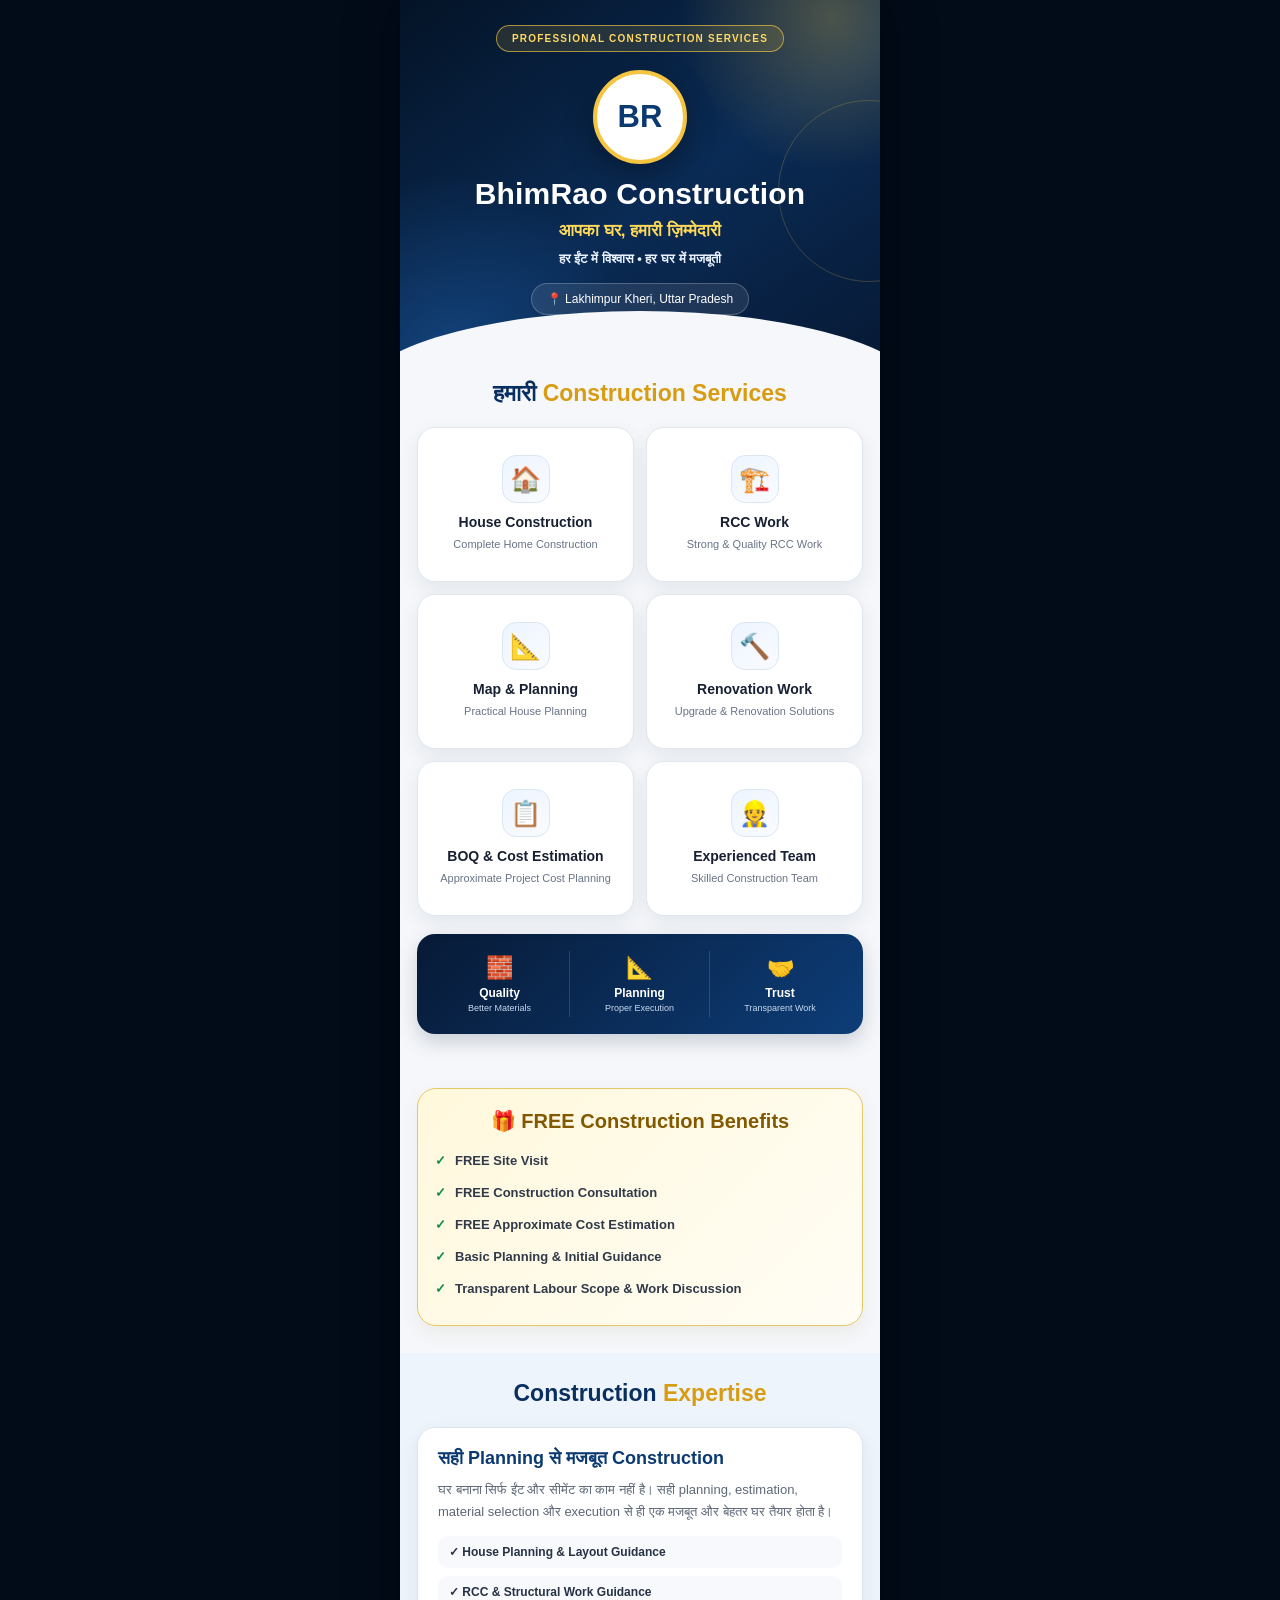
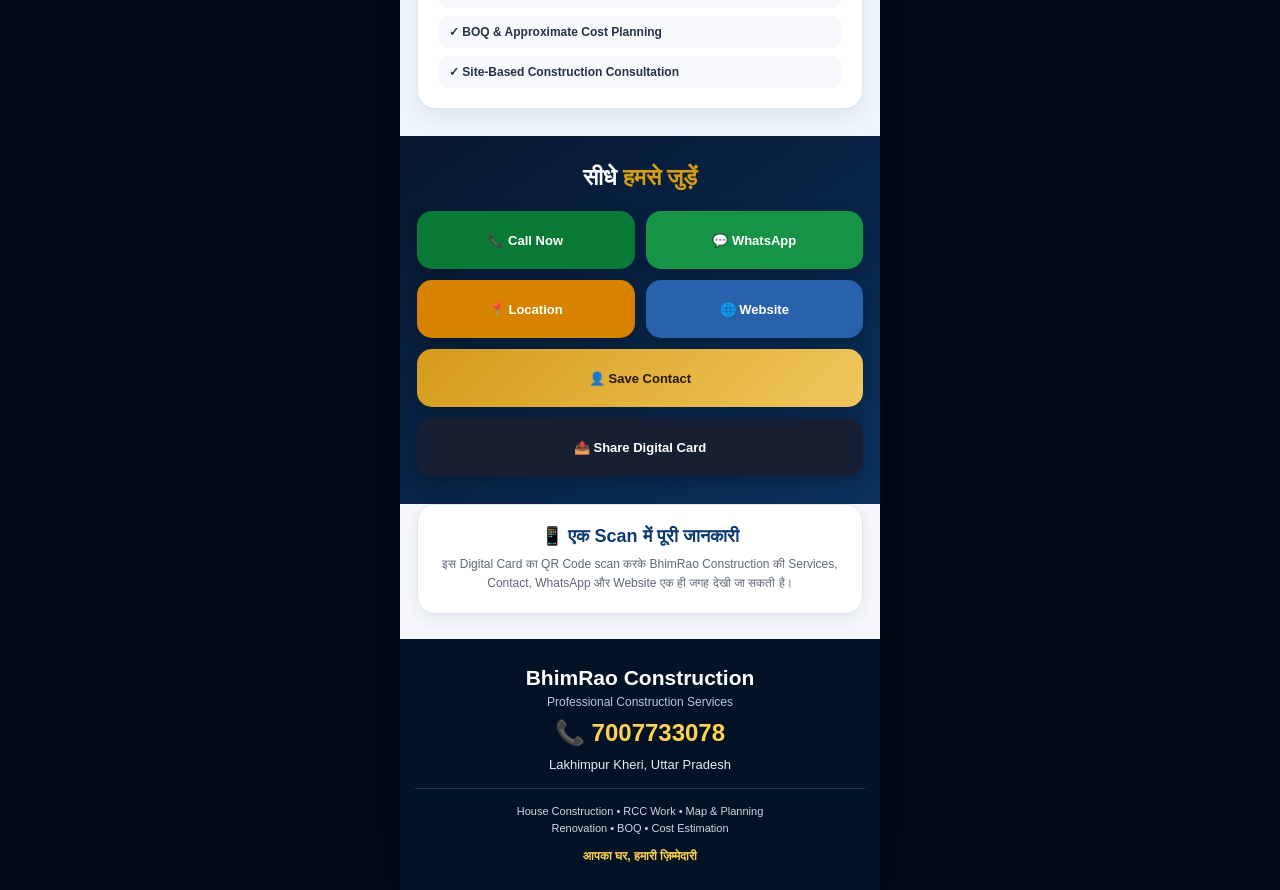
<file: digital-card.html>
<!DOCTYPE html>
<html lang="hi">
<head>

<meta charset="UTF-8">

<meta name="viewport"
content="width=device-width, initial-scale=1.0">

<meta name="theme-color"
content="#071426">

<meta name="description"
content="BhimRao Construction | House Construction, RCC Work, Map & Planning, Renovation, BOQ & Cost Estimation">

<title>
BhimRao Construction | Digital Card
</title>


<style>

/* =====================================================
   RESET
===================================================== */

*{
    box-sizing:border-box;
    margin:0;
    padding:0;
}

html{
    scroll-behavior:smooth;
}

body{

    font-family:
    Arial,
    Helvetica,
    sans-serif;

    background:#020b18;

    color:#172033;

    min-height:100vh;
}


/* =====================================================
   MAIN CARD
===================================================== */

.card{

    width:100%;

    max-width:480px;

    margin:auto;

    min-height:100vh;

    background:#f5f7fa;

    overflow:hidden;

    box-shadow:
    0 0 50px rgba(0,0,0,.45);
}


/* =====================================================
   PREMIUM HEADER
===================================================== */

.header{

    position:relative;

    overflow:hidden;

    color:white;

    text-align:center;

    padding:
    25px
    18px
    38px;

    background:

    radial-gradient(
        circle at 90% 5%,
        rgba(245,197,66,.28),
        transparent 28%
    ),

    radial-gradient(
        circle at 10% 100%,
        rgba(34,108,190,.35),
        transparent 32%
    ),

    linear-gradient(
        145deg,
        #041326,
        #0a2b55 55%,
        #071a36
    );
}


/* decorative line */

.header:before{

    content:"";

    position:absolute;

    width:180px;
    height:180px;

    right:-80px;
    top:100px;

    border:
    1px solid
    rgba(245,197,66,.22);

    border-radius:50%;

}


/* bottom curve */

.header:after{

    content:"";

    position:absolute;

    left:-10%;

    bottom:-48px;

    width:120%;

    height:90px;

    background:#f5f7fa;

    border-radius:
    50% 50% 0 0 /
    100% 100% 0 0;

}


/* =====================================================
   BADGE
===================================================== */

.badge{

    display:inline-block;

    padding:
    7px
    15px;

    border-radius:30px;

    background:
    rgba(245,197,66,.13);

    border:
    1px solid
    rgba(245,197,66,.65);

    color:#ffd965;

    font-size:10px;

    font-weight:900;

    letter-spacing:1.2px;

    position:relative;

    z-index:2;
}


/* =====================================================
   LOGO
===================================================== */

.logo{

    width:94px;
    height:94px;

    margin:
    18px
    auto
    13px;

    background:white;

    border:
    4px solid
    #f5c542;

    border-radius:50%;

    display:flex;

    align-items:center;

    justify-content:center;

    color:#0b3972;

    font-size:31px;

    font-weight:900;

    position:relative;

    z-index:2;

    box-shadow:
    0 10px 30px
    rgba(0,0,0,.30);
}


/* =====================================================
   BUSINESS NAME
===================================================== */

.header h1{

    position:relative;

    z-index:2;

    font-size:30px;

    line-height:1.15;

    font-weight:900;

    letter-spacing:.2px;
}


.header h2{

    position:relative;

    z-index:2;

    color:#ffd95a;

    font-size:17px;

    margin-top:9px;

    font-weight:800;
}


.tagline{

    position:relative;

    z-index:2;

    margin-top:10px;

    font-size:13px;

    color:#eaf2ff;

    font-weight:600;
}


/* =====================================================
   LOCATION
===================================================== */

.location-top{

    position:relative;

    z-index:2;

    display:inline-block;

    margin-top:16px;

    padding:
    8px
    15px;

    border-radius:30px;

    background:
    rgba(255,255,255,.09);

    border:
    1px solid
    rgba(255,255,255,.22);

    font-size:12px;
}


/* =====================================================
   SECTION
===================================================== */

.section{

    padding:
    27px
    17px;
}


.section-title{

    text-align:center;

    color:#092f61;

    font-size:23px;

    font-weight:900;

    margin-bottom:20px;
}


.section-title span{

    color:#d89c13;
}


/* =====================================================
   SERVICES
===================================================== */

.services{

    display:grid;

    grid-template-columns:
    1fr 1fr;

    gap:12px;
}


.service{

    min-height:155px;

    background:white;

    border:
    1px solid
    #e1e7ef;

    border-radius:18px;

    padding:
    16px
    9px;

    display:flex;

    flex-direction:column;

    justify-content:center;

    align-items:center;

    text-align:center;

    box-shadow:
    0 7px 20px
    rgba(13,43,76,.08);

    transition:
    transform .2s,
    box-shadow .2s;
}


.service:active{

    transform:
    translateY(2px);

}


.service-icon{

    width:48px;
    height:48px;

    border-radius:14px;

    display:flex;

    align-items:center;

    justify-content:center;

    background:
    linear-gradient(
        145deg,
        #eef5ff,
        #f9fbff
    );

    font-size:25px;

    margin-bottom:10px;

    border:
    1px solid
    #dbe6f3;
}


.service strong{

    color:#172033;

    font-size:14px;

    line-height:1.3;
}


.service small{

    color:#687487;

    font-size:11px;

    margin-top:6px;

    line-height:1.4;
}


/* =====================================================
   TRUST STRIP
===================================================== */

.trust{

    margin-top:18px;

    padding:
    17px
    13px;

    border-radius:18px;

    background:
    linear-gradient(
        135deg,
        #071a36,
        #0d3d78
    );

    color:white;

    display:grid;

    grid-template-columns:
    1fr 1fr 1fr;

    text-align:center;

    box-shadow:
    0 8px 20px
    rgba(5,25,55,.18);
}


.trust-item{

    padding:
    4px
    6px;

    border-right:
    1px solid
    rgba(255,255,255,.14);
}


.trust-item:last-child{

    border-right:none;
}


.trust-icon{

    font-size:22px;

    margin-bottom:5px;
}


.trust strong{

    display:block;

    font-size:12px;
}


.trust small{

    display:block;

    margin-top:3px;

    color:#c9d9ef;

    font-size:9px;
}


/* =====================================================
   FREE BENEFITS
===================================================== */

.free-box{

    background:
    linear-gradient(
        135deg,
        #fff8dc,
        #fffdf5
    );

    border:
    1px solid
    #e8c766;

    border-radius:19px;

    padding:
    20px
    17px;

    box-shadow:
    0 7px 18px
    rgba(110,85,10,.08);
}


.free-title{

    text-align:center;

    color:#825900;

    font-size:20px;

    font-weight:900;

    margin-bottom:12px;
}


.free-item{

    display:flex;

    align-items:flex-start;

    gap:9px;

    padding:
    7px
    0;

    color:#303a49;

    font-size:13px;

    line-height:1.4;

    font-weight:600;
}


.check{

    color:#0b8b43;

    font-weight:900;
}


/* =====================================================
   PROJECT / EXPERTISE
===================================================== */

.expertise{

    background:#eef4fb;
}


.expertise-card{

    background:white;

    border-radius:18px;

    padding:20px;

    border:
    1px solid
    #dce5ef;

    box-shadow:
    0 7px 20px
    rgba(13,43,76,.07);
}


.expertise-card h3{

    color:#0b3972;

    font-size:18px;

    margin-bottom:10px;
}


.expertise-card p{

    color:#5c6777;

    font-size:13px;

    line-height:1.65;
}


.points{

    margin-top:14px;

    display:grid;

    gap:8px;
}


.point{

    padding:
    9px
    11px;

    background:#f7f9fc;

    border-radius:10px;

    color:#273244;

    font-size:12px;

    font-weight:700;
}


/* =====================================================
   CONTACT
===================================================== */

.connect{

    padding:
    28px
    17px;

    background:
    linear-gradient(
        145deg,
        #06172e,
        #0b315e
    );
}


.connect .section-title{

    color:white;
}


.buttons{

    display:grid;

    grid-template-columns:
    1fr 1fr;

    gap:11px;
}


.btn{

    min-height:58px;

    border-radius:15px;

    display:flex;

    align-items:center;

    justify-content:center;

    text-align:center;

    text-decoration:none;

    color:white;

    font-size:13px;

    font-weight:900;

    border:none;

    cursor:pointer;

    box-shadow:
    0 6px 16px
    rgba(0,0,0,.20);

    transition:
    transform .15s;
}


.btn:active{

    transform:
    scale(.97);
}


.call{

    background:#087a35;
}


.whatsapp{

    background:#159447;
}


.location-btn{

    background:#d78300;
}


.website{

    background:#2862ad;
}


.save{

    grid-column:
    1 / -1;

    background:
    linear-gradient(
        135deg,
        #d59a19,
        #f0c75e
    );

    color:#251807;
}


.share{

    grid-column:
    1 / -1;

    background:#172033;
}


/* =====================================================
   SHARE SECTION
===================================================== */

.share-info{

    text-align:center;

    padding:
    25px
    17px;

    background:#f5f7fa;
}


.share-info p{

    color:#566171;

    font-size:12px;

    line-height:1.5;

    margin-bottom:12px;
}


/* =====================================================
   QR INFO
===================================================== */

.qr-info{

    margin:
    0
    17px
    25px;

    padding:
    20px
    17px;

    background:white;

    border:
    1px solid
    #dfe6ef;

    border-radius:18px;

    text-align:center;

    box-shadow:
    0 6px 18px
    rgba(15,40,70,.07);
}


.qr-info h3{

    color:#0b3972;

    font-size:18px;

    margin-bottom:8px;
}


.qr-info p{

    color:#5d6878;

    font-size:12px;

    line-height:1.55;
}


/* =====================================================
   FOOTER
===================================================== */

.footer{

    background:#041225;

    color:white;

    text-align:center;

    padding:
    27px
    15px;
}


.footer-brand{

    font-size:21px;

    font-weight:900;
}


.footer-sub{

    color:#b9c9dc;

    font-size:12px;

    margin-top:5px;
}


.footer-phone{

    color:#ffd34f;

    font-size:24px;

    font-weight:900;

    margin:
    10px
    0;
}


.footer-location{

    color:#e3ebf5;

    font-size:13px;
}


.footer-line{

    margin-top:16px;

    padding-top:14px;

    border-top:
    1px solid
    rgba(255,255,255,.15);

    color:#cbd7e5;

    font-size:11px;

    line-height:1.6;
}


.footer-tag{

    margin-top:11px;

    color:#ffd34f;

    font-size:12px;

    font-weight:800;
}


/* =====================================================
   MOBILE
===================================================== */

@media(max-width:360px){

    .header h1{
        font-size:26px;
    }

    .section-title{
        font-size:21px;
    }

    .service{
        min-height:150px;
    }

    .service strong{
        font-size:13px;
    }

    .btn{
        font-size:12px;
    }

}

</style>

</head>


<body>


<div class="card">


<!-- =====================================================
     HEADER
===================================================== -->

<header class="header">

    <div class="badge">
        PROFESSIONAL CONSTRUCTION SERVICES
    </div>


    <div class="logo">
        BR
    </div>


    <h1>
        BhimRao Construction
    </h1>


    <h2>
        आपका घर, हमारी ज़िम्मेदारी
    </h2>


    <p class="tagline">
        हर ईंट में विश्वास • हर घर में मजबूती
    </p>


    <div class="location-top">
        📍 Lakhimpur Kheri, Uttar Pradesh
    </div>

</header>



<!-- =====================================================
     SERVICES
===================================================== -->

<section class="section">

<h2 class="section-title">
    हमारी <span>Construction Services</span>
</h2>


<div class="services">


<div class="service">

    <div class="service-icon">
        🏠
    </div>

    <strong>
        House Construction
    </strong>

    <small>
        Complete Home Construction
    </small>

</div>



<div class="service">

    <div class="service-icon">
        🏗️
    </div>

    <strong>
        RCC Work
    </strong>

    <small>
        Strong & Quality RCC Work
    </small>

</div>



<div class="service">

    <div class="service-icon">
        📐
    </div>

    <strong>
        Map & Planning
    </strong>

    <small>
        Practical House Planning
    </small>

</div>



<div class="service">

    <div class="service-icon">
        🔨
    </div>

    <strong>
        Renovation Work
    </strong>

    <small>
        Upgrade & Renovation Solutions
    </small>

</div>



<div class="service">

    <div class="service-icon">
        📋
    </div>

    <strong>
        BOQ & Cost Estimation
    </strong>

    <small>
        Approximate Project Cost Planning
    </small>

</div>



<div class="service">

    <div class="service-icon">
        👷
    </div>

    <strong>
        Experienced Team
    </strong>

    <small>
        Skilled Construction Team
    </small>

</div>

</div>



<!-- =====================================================
     TRUST STRIP
===================================================== -->

<div class="trust">


<div class="trust-item">

    <div class="trust-icon">
        🧱
    </div>

    <strong>
        Quality
    </strong>

    <small>
        Better Materials
    </small>

</div>



<div class="trust-item">

    <div class="trust-icon">
        📐
    </div>

    <strong>
        Planning
    </strong>

    <small>
        Proper Execution
    </small>

</div>



<div class="trust-item">

    <div class="trust-icon">
        🤝
    </div>

    <strong>
        Trust
    </strong>

    <small>
        Transparent Work
    </small>

</div>


</div>

</section>



<!-- =====================================================
     FREE SERVICES
===================================================== -->

<section class="section">

<div class="free-box">

<div class="free-title">
    🎁 FREE Construction Benefits
</div>


<div class="free-item">

    <span class="check">
        ✓
    </span>

    <span>
        FREE Site Visit
    </span>

</div>


<div class="free-item">

    <span class="check">
        ✓
    </span>

    <span>
        FREE Construction Consultation
    </span>

</div>


<div class="free-item">

    <span class="check">
        ✓
    </span>

    <span>
        FREE Approximate Cost Estimation
    </span>

</div>


<div class="free-item">

    <span class="check">
        ✓
    </span>

    <span>
        Basic Planning & Initial Guidance
    </span>

</div>


<div class="free-item">

    <span class="check">
        ✓
    </span>

    <span>
        Transparent Labour Scope & Work Discussion
    </span>

</div>

</div>

</section>



<!-- =====================================================
     EXPERTISE
===================================================== -->

<section class="section expertise">

<h2 class="section-title">

    Construction
    <span>Expertise</span>

</h2>


<div class="expertise-card">

<h3>
    सही Planning से मजबूत Construction
</h3>


<p>

घर बनाना सिर्फ ईंट और सीमेंट का काम नहीं है।
सही planning, estimation, material selection
और execution से ही एक मजबूत और बेहतर घर तैयार होता है।

</p>


<div class="points">

<div class="point">
    ✓ House Planning & Layout Guidance
</div>

<div class="point">
    ✓ RCC & Structural Work Guidance
</div>

<div class="point">
    ✓ BOQ & Approximate Cost Planning
</div>

<div class="point">
    ✓ Site-Based Construction Consultation
</div>

</div>

</div>

</section>



<!-- =====================================================
     CONTACT
===================================================== -->

<section class="connect">

<h2 class="section-title">
    सीधे <span>हमसे जुड़ें</span>
</h2>


<div class="buttons">


<a
class="btn call"
href="tel:7007733078">

    📞 Call Now

</a>



<a
class="btn whatsapp"
href="https://wa.me/917007733078?text=Namaste%20BhimRao%20Construction%2C%20mujhe%20construction%20ke%20baare%20mein%20jankari%20chahiye."
target="_blank">

    💬 WhatsApp

</a>



<a
class="btn location-btn"
href="https://www.google.com/maps/search/?api=1&query=Lakhimpur%20Kheri%2C%20Uttar%20Pradesh"
target="_blank">

    📍 Location

</a>



<a
class="btn website"
href="https://abhisu90-web.github.io/bhimrao-construction/"
target="_blank">

    🌐 Website

</a>



<button
class="btn save"
onclick="saveContact()">

    👤 Save Contact

</button>



<button
class="btn share"
onclick="shareCard()">

    📤 Share Digital Card

</button>


</div>

</section>



<!-- =====================================================
     QR INFO
===================================================== -->

<div class="qr-info">

<h3>
    📱 एक Scan में पूरी जानकारी
</h3>


<p>

इस Digital Card का QR Code scan करके
BhimRao Construction की Services,
Contact, WhatsApp और Website
एक ही जगह देखी जा सकती है।

</p>

</div>



<!-- =====================================================
     FOOTER
===================================================== -->

<footer class="footer">


<div class="footer-brand">

    BhimRao Construction

</div>


<div class="footer-sub">

    Professional Construction Services

</div>


<div class="footer-phone">

    📞 7007733078

</div>


<div class="footer-location">

    Lakhimpur Kheri, Uttar Pradesh

</div>


<div class="footer-line">

    House Construction • RCC Work • Map & Planning
    <br>
    Renovation • BOQ • Cost Estimation

</div>


<div class="footer-tag">

    आपका घर, हमारी ज़िम्मेदारी

</div>


</footer>


</div>



<script>

/* =====================================================
   SHARE DIGITAL CARD
===================================================== */

function shareCard(){

    const shareData = {

        title:
        "BhimRao Construction",

        text:
        "BhimRao Construction — Professional Construction Services",

        url:
        window.location.href

    };


    if(navigator.share){

        navigator.share(shareData)
        .catch(function(){});

    }

    else{

        if(navigator.clipboard){

            navigator.clipboard.writeText(
                window.location.href
            );

        }

        alert(
            "Digital Card का Link Copy हो गया है।"
        );

    }

}


/* =====================================================
   SAVE CONTACT
===================================================== */

function saveContact(){

    const vcard =
`BEGIN:VCARD
VERSION:3.0
FN:BhimRao Construction
ORG:BhimRao Construction
TEL;TYPE=CELL:+917007733078
ADR;TYPE=WORK:;;Lakhimpur Kheri;Uttar Pradesh;;India
URL:https://abhisu90-web.github.io/bhimrao-construction/
NOTE:House Construction | RCC Work | Map & Planning | Renovation | BOQ & Cost Estimation
END:VCARD`;


    const blob =
    new Blob(
        [vcard],
        {
            type:
            "text/vcard;charset=utf-8"
        }
    );


    const url =
    URL.createObjectURL(blob);


    const link =
    document.createElement("a");


    link.href = url;


    link.download =
    "BhimRao-Construction-Contact.vcf";


    document.body.appendChild(link);


    link.click();


    link.remove();


    URL.revokeObjectURL(url);

}

</script>


</body>
</html>
</file>
